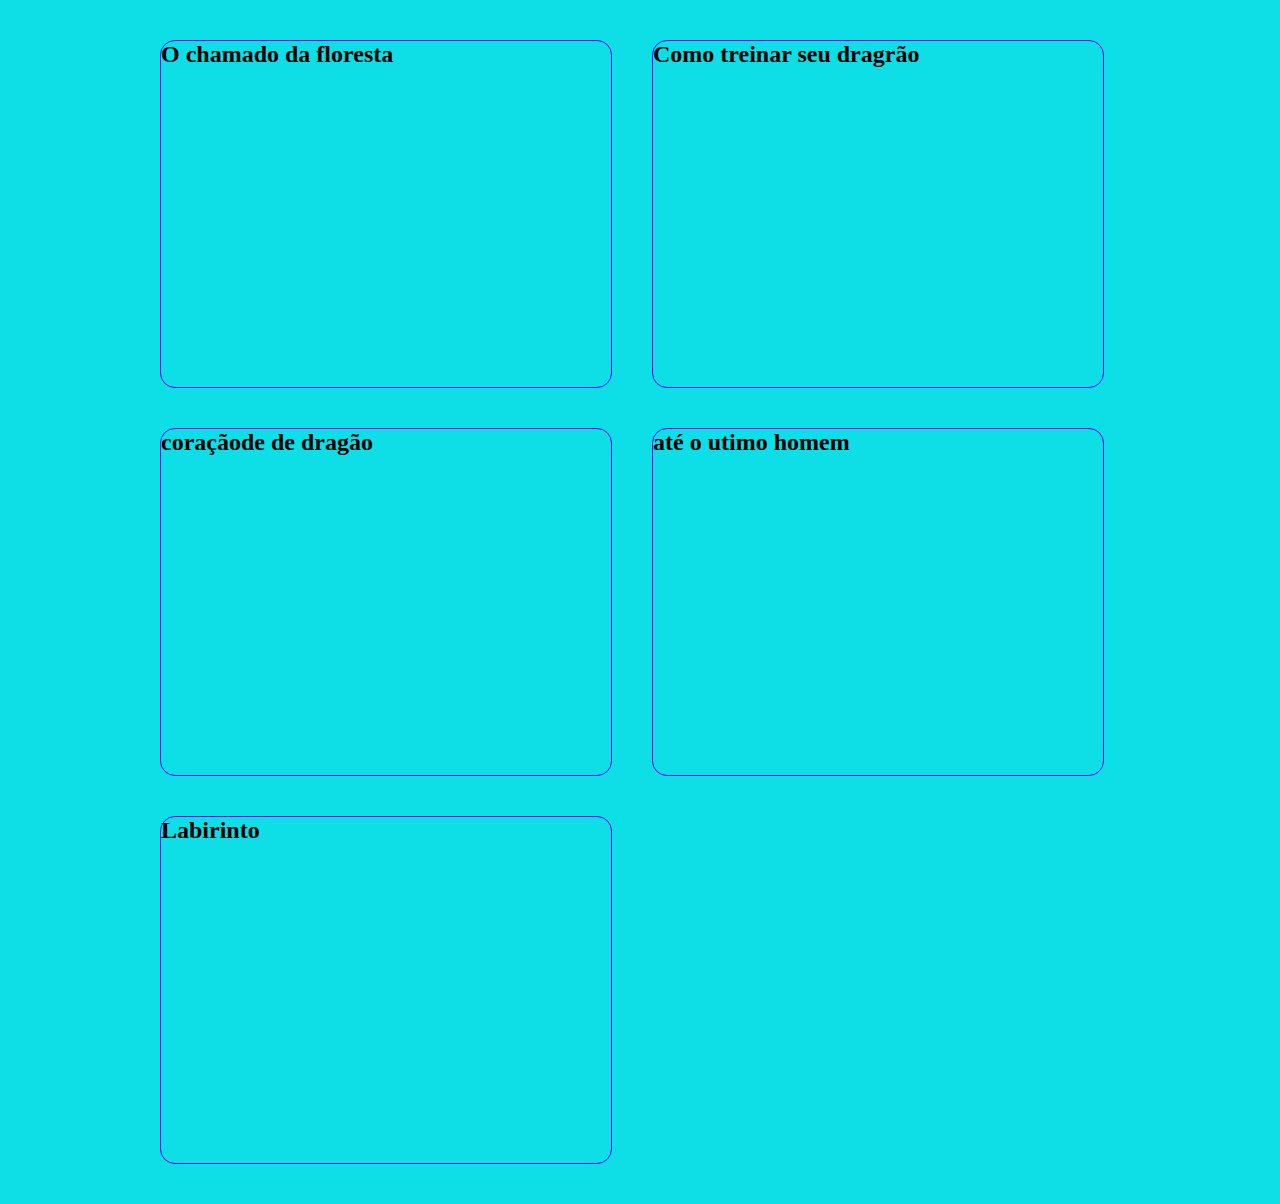
<file: index-filmes.html>
<!DOCTYPE html>
<html lang="en">
<head>
    <meta charset="UTF-8">
    <meta http-equiv="X-UA-Compatible" content="IE=edge">
    <meta name="viewport" content="width=device-width, initial-scale=1.0">
    <title>sugestões de filmes</title>
    <link rel="stylesheet" href="style.css">
</head>
<body>
 <main>
    <div class="sf">
        <div class="f1">
        <h2>O chamado da floresta</h2>
        <iframe width="560" height="315" src="https://www.youtube.com/embed/uFtDWq_M7oU" title="YouTube video player" frameborder="0" allow="accelerometer; autoplay; clipboard-write; encrypted-media; gyroscope; picture-in-picture; web-share" allowfullscreen></iframe>
        </div>
        <div class="f1">
        <h2>Como treinar seu dragrão</h3>
        <iframe width="560" height="315" src="https://www.youtube.com/embed/OM5UCbyvsis" title="YouTube video player" frameborder="0" allow="accelerometer; autoplay; clipboard-write; encrypted-media; gyroscope; picture-in-picture; web-share" allowfullscreen></iframe>
        </div>
        <div class="f1">
         <h2>coraçãode de dragão</h4>
        <iframe width="560" height="315" src="https://www.youtube.com/embed/J-1jv-nynGE" title="YouTube video player" frameborder="0" allow="accelerometer; autoplay; clipboard-write; encrypted-media; gyroscope; picture-in-picture; web-share" allowfullscreen></iframe>
        </div>
         <div class="f1">
         <h2>até o utimo homem</h5>
        <iframe width="560" height="315" src="https://www.youtube.com/embed/M-PkFQUeoc4" title="YouTube video player" frameborder="0" allow="accelerometer; autoplay; clipboard-write; encrypted-media; gyroscope; picture-in-picture; web-share" allowfullscreen></iframe>
        </div>
        <div class="f1">
        <h2>Labirinto</h5>
        <iframe width="560" height="315" src="https://www.youtube.com/embed/PbT_DKRtUMg" title="YouTube video player" frameborder="0" allow="accelerometer; autoplay; clipboard-write; encrypted-media; gyroscope; picture-in-picture; web-share" allowfullscreen></iframe>
        </div>
    </div>
 </main>
</body>
</html>
</file>
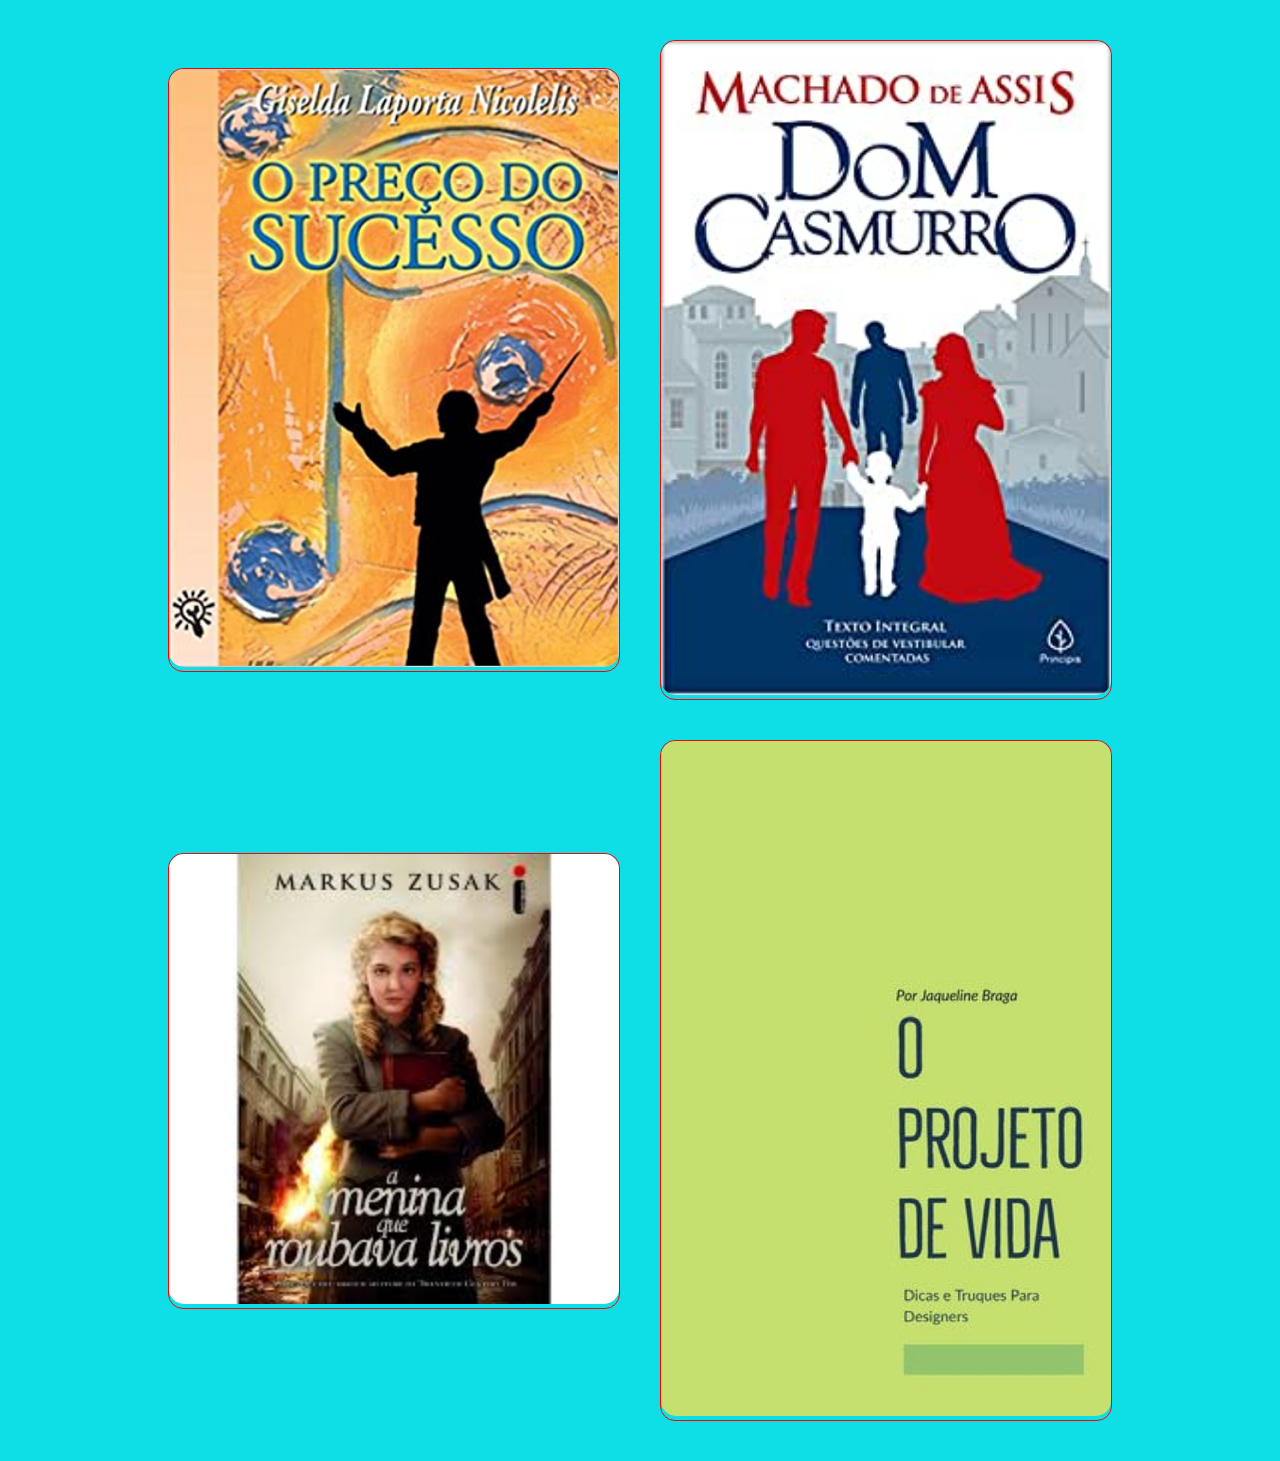
<file: index-livros.html>
<!DOCTYPE html>
<html lang="en">
<head>
    <meta charset="UTF-8">
    <meta http-equiv="X-UA-Compatible" content="IE=edge">
    <meta name="viewport" content="width=device-width, initial-scale=1.0">
    <title>Sugestões de livros</title>
    <link rel="stylesheet" href="style.css">
</head>
<body>
    <main>
        <div class="sl">
            <div class="l1">
                <img src="images/o preço do sucesso.jpg" alt=" o preço do sucesso">
            </div>
          <div class=" l1">
            <img src="images/dom casmuro.jpg" alt=" Dom casmurro">
          </div>
          <div class="l1">
            <img src="images/images.jfif" alt="A menina que roubava livros">
          </div>
          <div class="l1">
            <img src="o projeto de vida.jpeg" alt="O projeto de vida">
          </div>
        </div>
    </main>
</body>
</html>
</file>
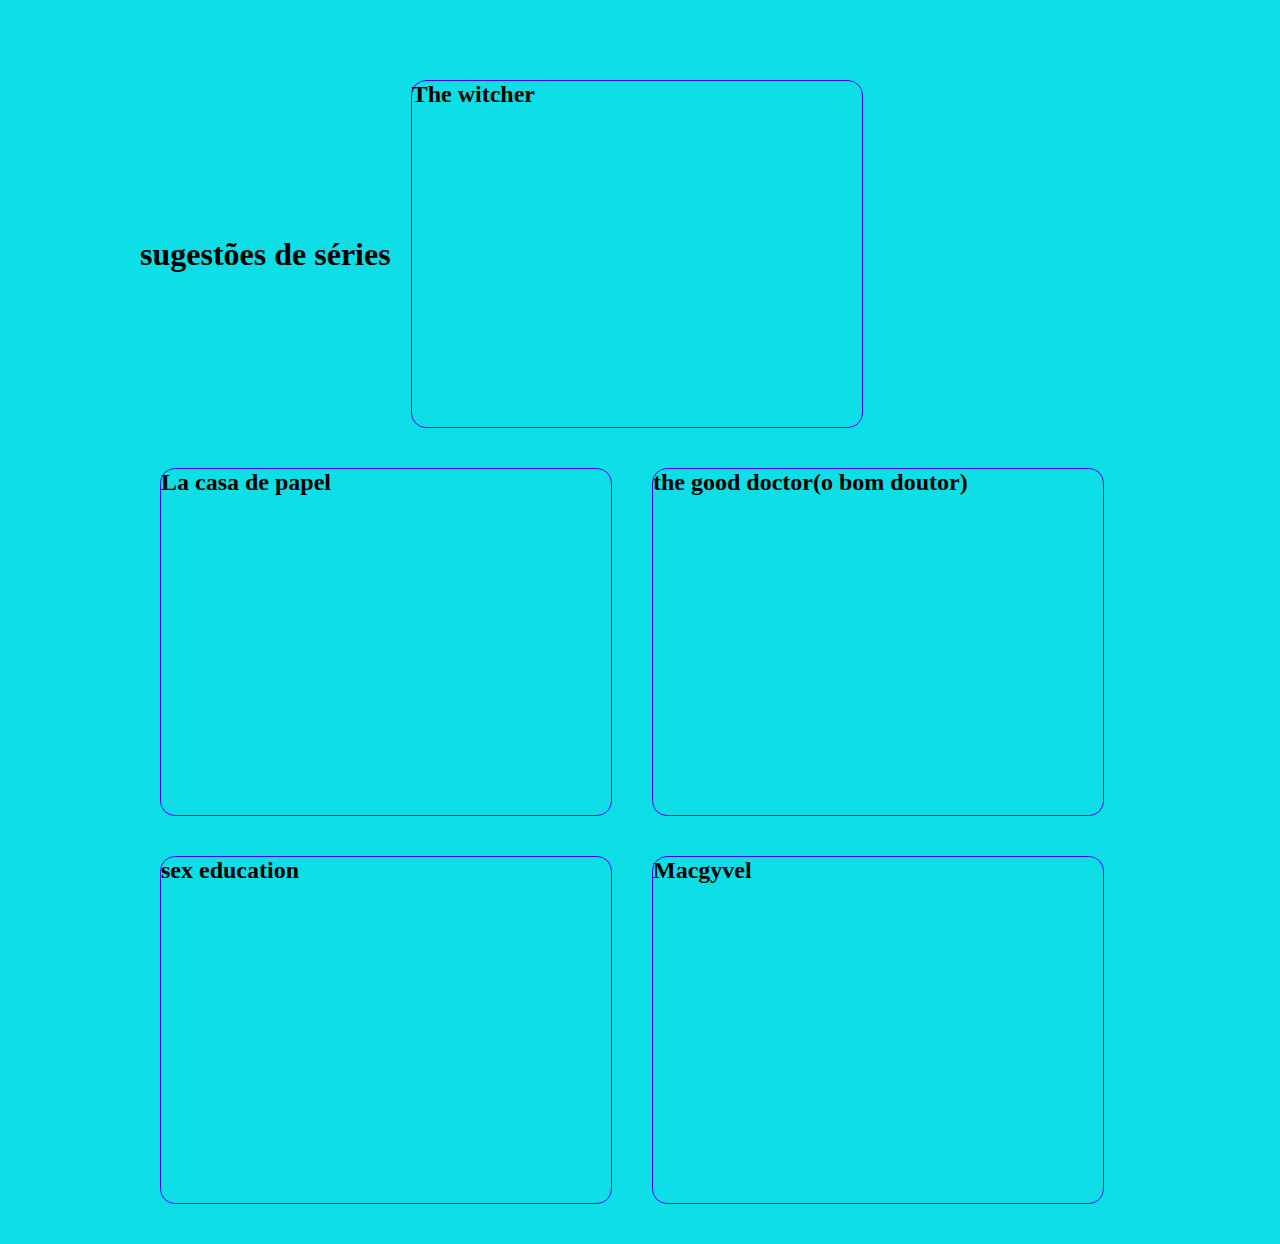
<file: index-series eseriados.html>
<!DOCTYPE html>
<html lang="pt-br">
<head>
    <meta charset="UTF-8">
    <meta http-equiv="X-UA-Compatible" content="IE=edge">
    <meta name="viewport" content="width=device-width, initial-scale=1.0">
    <title>Sugestões de séries</title>
    <link rel="stylesheet" href="style.css">
</head>
<body>
    <header>

    </header>
    <main>
        <div class="ss">
            <h1>sugestões de séries</h1>
            <div class="s1">
            <h2>The witcher</h2>
            <iframe width="560" height="315" src="https://www.youtube.com/embed/EUlC8ue8NFI" title="YouTube video player" frameborder="0" allow="accelerometer; autoplay; clipboard-write; encrypted-media; gyroscope; picture-in-picture; web-share" allowfullscreen></iframe>
            </div>
            <div class="s1">
            <h2>La casa de papel</h2>
            <iframe width="560" height="315" src="https://www.youtube.com/embed/VcZxzpmJP1Y" title="YouTube video player" frameborder="0" allow="accelerometer; autoplay; clipboard-write; encrypted-media; gyroscope; picture-in-picture; web-share" allowfullscreen></iframe>
            </div>
            <div class="s1">
            <h2>the good doctor(o bom doutor)</h2>
            <iframe width="560" height="315" src="https://www.youtube.com/embed/Jh-DGwlN5NI" title="YouTube video player" frameborder="0" allow="accelerometer; autoplay; clipboard-write; encrypted-media; gyroscope; picture-in-picture; web-share" allowfullscreen></iframe>
            </div>
            <div class="s1">
            <h2>sex education</h2>
            <iframe width="560" height="315" src="https://www.youtube.com/embed/iAPadZIqNeg" title="YouTube video player" frameborder="0" allow="accelerometer; autoplay; clipboard-write; encrypted-media; gyroscope; picture-in-picture; web-share" allowfullscreen></iframe>
            </div>
            <div class="s1">
            <h2>Macgyvel</h2>
            <iframe width="560" height="315" src="https://www.youtube.com/embed/lp5pZ9_gIYg" title="YouTube video player" frameborder="0" allow="accelerometer; autoplay; clipboard-write; encrypted-media; gyroscope; picture-in-picture; web-share" allowfullscreen></iframe>
            </div>
        </div>
    </main>
</body>
</html>
</file>
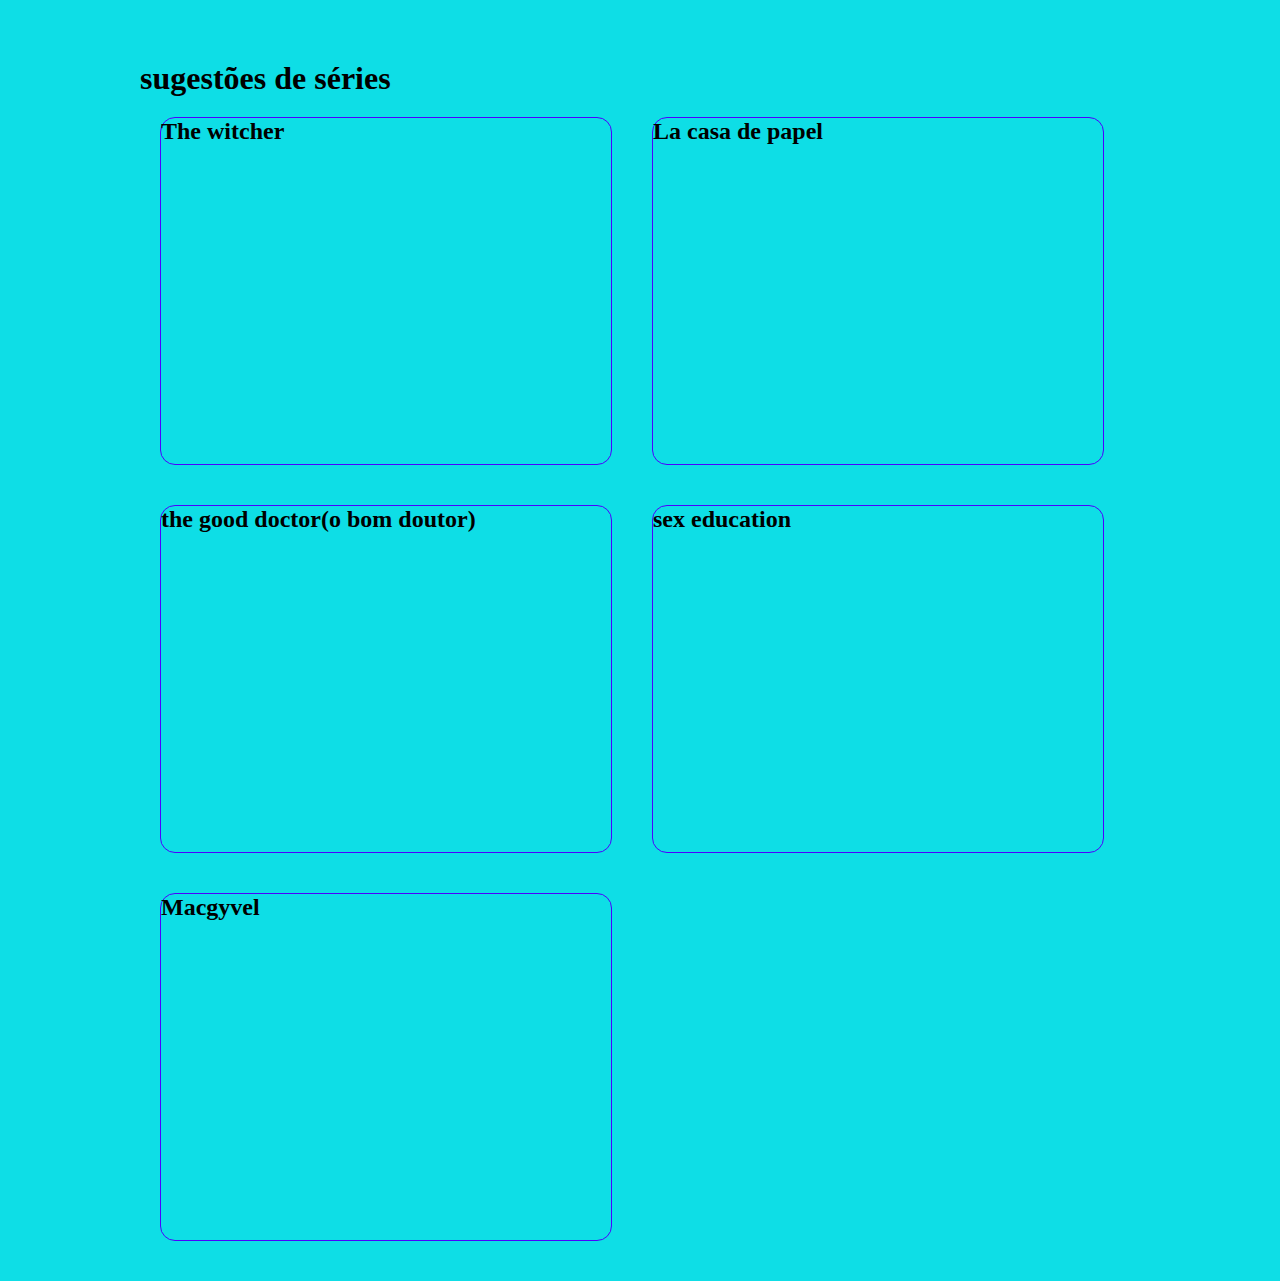
<file: index-series.html>
<!DOCTYPE html>
<html lang="pt-br">
<head>
    <meta charset="UTF-8">
    <meta http-equiv="X-UA-Compatible" content="IE=edge">
    <meta name="viewport" content="width=device-width, initial-scale=1.0">
    <title>Sugestões de séries</title>
    <link rel="stylesheet" href="style.css">
</head>
<body>
    <header>

    </header>
    <main>
        <h1>sugestões de séries</h1>
        <div class="ss">
            <div class="s1">
            <h2>The witcher</h2>
            <iframe width="560" height="315" src="https://www.youtube.com/embed/EUlC8ue8NFI" title="YouTube video player" frameborder="0" allow="accelerometer; autoplay; clipboard-write; encrypted-media; gyroscope; picture-in-picture; web-share" allowfullscreen></iframe>
            </div>
            <div class="s1">
            <h2>La casa de papel</h2>
            <iframe width="560" height="315" src="https://www.youtube.com/embed/VcZxzpmJP1Y" title="YouTube video player" frameborder="0" allow="accelerometer; autoplay; clipboard-write; encrypted-media; gyroscope; picture-in-picture; web-share" allowfullscreen></iframe>
            </div>
            <div class="s1">
            <h2>the good doctor(o bom doutor)</h2>
            <iframe width="560" height="315" src="https://www.youtube.com/embed/Jh-DGwlN5NI" title="YouTube video player" frameborder="0" allow="accelerometer; autoplay; clipboard-write; encrypted-media; gyroscope; picture-in-picture; web-share" allowfullscreen></iframe>
            </div>
            <div class="s1">
            <h2>sex education</h2>
            <iframe width="560" height="315" src="https://www.youtube.com/embed/iAPadZIqNeg" title="YouTube video player" frameborder="0" allow="accelerometer; autoplay; clipboard-write; encrypted-media; gyroscope; picture-in-picture; web-share" allowfullscreen></iframe>
            </div>
            <div class="s1">
            <h2>Macgyvel</h2>
            <iframe width="560" height="315" src="https://www.youtube.com/embed/lp5pZ9_gIYg" title="YouTube video player" frameborder="0" allow="accelerometer; autoplay; clipboard-write; encrypted-media; gyroscope; picture-in-picture; web-share" allowfullscreen></iframe>
            </div>
        </div>
    </main>
</body>
</html>
</file>
<file: style.css>
:root{ /*define as configurações do site*/
    --corfundo: rgb(14, 222, 230);
    --larguramaxima:1000px;/*largura maxima*/
    --larguraminima:250px;/*largura minima*/
}

*{
    margin: 0;  /* o margin define as margens externas do elemento, nesse caso retira todas as margens da páginas */
    padding: 0; /*O padding define as margens inertidas do elemento.*/
}

  body{
    background-color: var(--corfundo);
  } 

  header, main, footer{
max-width: var(--larguramaxima);
min-width: var(--larguraminima);
margin: auto;
padding: 20px;
  }
  header{
    position: relative;
  }

  #sociais{
    width: 150px;
    display: flex;
    justify-content: space-between;
    position: absolute;
    right: 30px;

    top: 30px;
  }

  .social{
    width: 30px;
    width: 30px;
    filter: invert(1) opacity(0.7);
  }
  .social:hover{
    width: 30px;
    height: 35px;
  filter: invert(1) opacity(1);
  
  }

  #capa{
    height: 300px;
    background-image: url(images/bg-urbano.jpg);
    background-repeat: no-repeat;
    background-position: 0px 0px;
    background-size: cover;
    display: flex;
    flex-direction: column;
    justify-content: center;
    align-items: center;
    border-radius: 0px; /*borda da foto  arredondada*/
    border: solid 2px #fff;
  }

  #fotodeperfil{
    width: 120px;
    left: 20px;
    top: 195px;
    position: absolute;
    border: solid 2px #fff;
  }

#capa h1{
  color: white;
}

#capa p{
  color: white;
}

/*-----------------BOTÔES DO MENU----------------------*/
nav{
 
 display: flex;
 justify-content: center;
}

#menu{
width: 200px;
display: flex;
justify-content: space-between;

}

.menu{
  text-decoration: none;
  font-size: 1.3en;
  padding: 4px 16px;
  border-radius: 5px;
}

spam {
  color: crimson;
}
.colunas{
  column-count: 3;
}
.fav{
  font-size: 1.5em;
}

#links {
  width: 200px;
  text-decoration: none;
  padding: 5px 16px;
  border-radius: 5px;
}
#links a{

}

.sf{
  width: 100%;
  margin: auto;
  display: block;
  display: flex;
  align-items: center;
  flex-wrap: wrap;  
}

.f1{
  width: 45%;
  margin: 20px;
  border: 1px solid rgb(76, 0, 255);
  border-radius: 15px;
 
}

.f1 iframe{
  width: 100%;
  border-radius: 15px;
}

.ss{
  width: 100%;
  margin: auto;
  display: block;
  display: flex;
  align-items: center;
  flex-wrap: wrap;
}
.s1{
  width: 45%;
  margin: 20px;
  border: 1px solid rgb(76, 0, 255);
  border-radius: 15px;
}
.s1 iframe{
  width: 100%;
  border-radius: 15px;
}

.sl{
  display: flex;
  flex-wrap: wrap;
width: 100%;
  margin: auto;
 border-radius: 15px;
justify-content: center;
align-items: center;
}

.l1{
  width: 45%;
  margin: 20px;
  border: 1px solid red;
  border-radius: 15px;

}
 
.l1 img{
  width: 100%;
  border-radius: 15px;
}



main ul li{ /* Houver é um comportamento que muda */
  list-style: none; 
}

main a :hover{
  text-decoration: underline; /*quando o mause */
  color: rgb(42, 165, 69);

}

.menu :hover{
 color: brown; /* muda de cor quando o mause passa por cima*/
}
</file>
